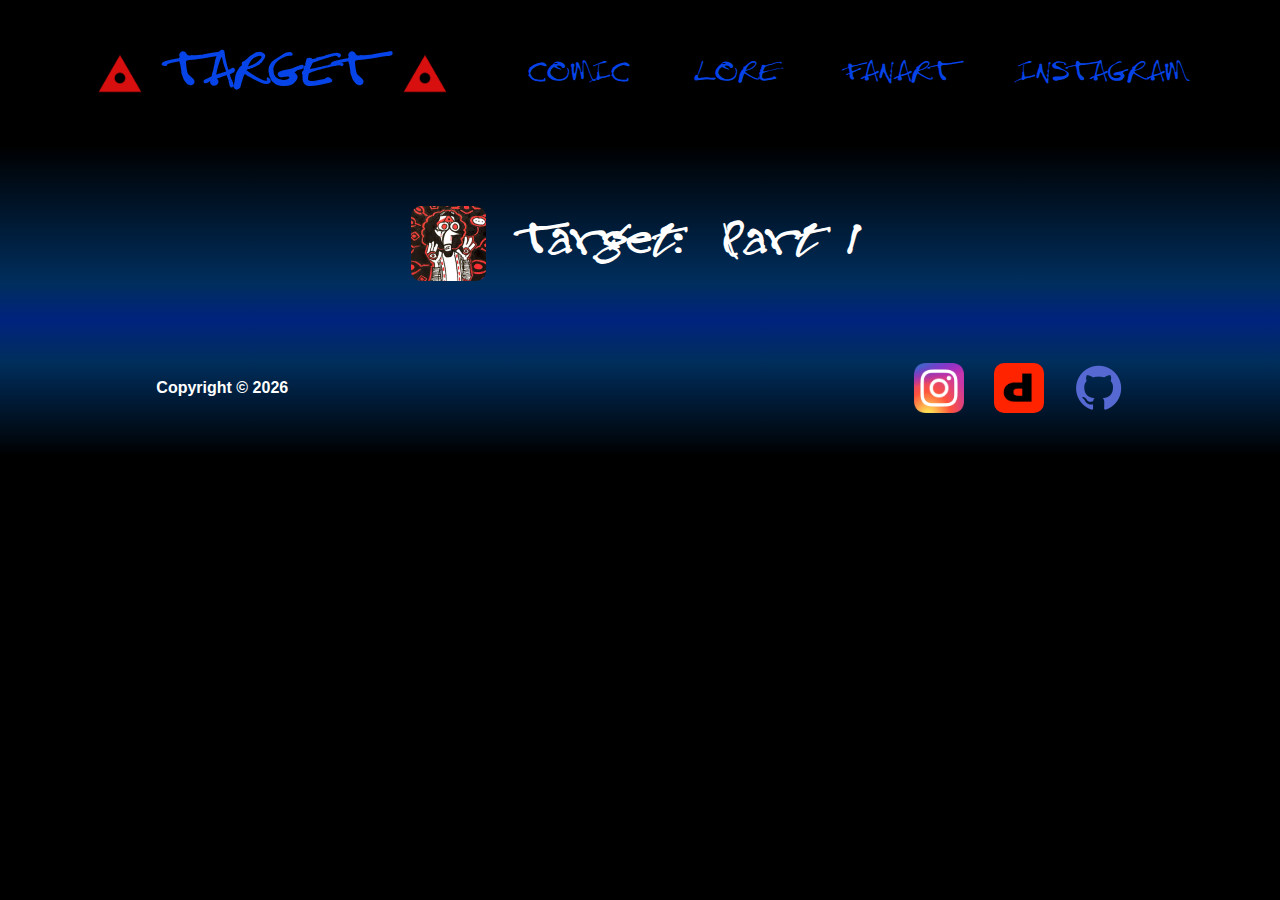
<file: pages/comic.html>
<!-- THIRD EYE WEBSITE -->
 <!DOCTYPE html>
 <html lang="en">
 <head>
     <meta charset="UTF-8">
     <meta http-equiv="X-UA-Compatible" content="IE=edge">
     <meta name="viewport" content="width=device-width, initial-scale=1.0">
     <title>Target: Comic</title>
     <link rel="icon" href="../images/logo-third-eye-color-corrected.png" type="image/x-icon">
 <link rel="stylesheet" href="../style.css">
 </head>
 <body>
     <div class="header">
          <div class = "title-tank">             
            <img height="50" src="../images/logo-third-eye-color-corrected.png"/>
            <h1><a href="../index.html">TARGET</a></h1>
            <img height="50" src="../images/logo-third-eye-color-corrected.png"/></div>
         <ul>
             <li><a href="#">COMIC</a></li>
             <li><a href="lore.html">LORE</a></li>
             <!-- NOTE: ^^^^ INCLUDE BEHIND THE SCENES IN THE LORE SECTION AT THE BOTTOM!!!!!! -->
             <li><a href="../pages/fanart.html">FANART</a></li>
             <li><a href="https://www.instagram.com/scribblesofadown/" target="_blank">INSTAGRAM</a></li>
         </ul>
     </div>

     <div class="comic-menu-options">
      <div class="first-container">
        <div class="comic-menu-container">
          <div class="rows">
            <a href="./target-part-one.html"><img src="../images/part-1-thumb.png"/></a>
            <h1><a href="./target-part-one.html">Target: &nbsp;Part 1</a></h1>
          </div>
        </div>
      </div>
     </div>
     
     <div class="footer">
         <p>
         <a href="https://github.com/Elegant-Geek/third-eye" target="_blank"><strong>Copyright &copy; 
             <script>
                 document.write(new Date().getFullYear())
             </script></strong></a>
         </p>
     </p> 
     <div class="social-media-container">
         <a href="https://www.instagram.com/scribblesofadown/" target="_blank"><img height="50" src="../images/ig-instagram.png"/></a>
         <a href="https://www.depop.com/scribblesofadown/" target="_blank"><img height="50" style="border-radius: 20%;" src="../images/depop-icon.png"/></a>
         <a href="https://github.com/Elegant-Geek/third-eye" target="_blank"><img height="50" src="../images/gh.png"/></a>
     </div>
     </div>
 </body>
 </html>
</file>
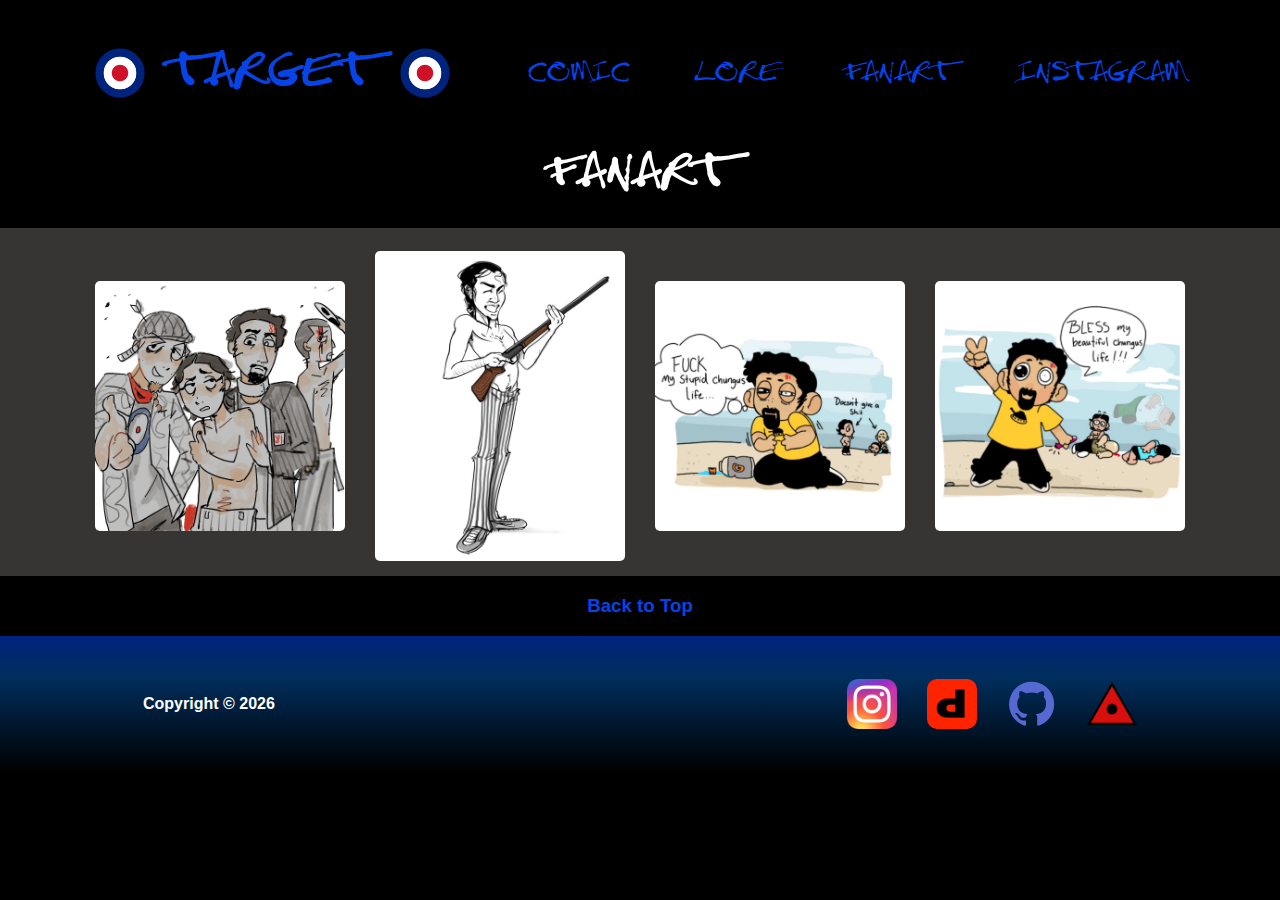
<file: pages/fanart.html>
<!-- THIRD EYE WEBSITE -->
<!DOCTYPE html>
<html lang="en">
<head>
    <meta charset="UTF-8">
    <meta http-equiv="X-UA-Compatible" content="IE=edge">
    <meta name="viewport" content="width=device-width, initial-scale=1.0">
    <title>Target: Fanart</title>
    <link rel="icon" href="../images/mod-logo.png" type="image/x-icon">
<link rel="stylesheet" href="../style.css">
</head>
<body>
    <div class="header">
         <div class = "title-tank">             
           <img height="50" src="../images/mod-logo.png"/>
           <h1><a href="../index.html">TARGET</a></h1>
           <img height="50" src="../images/mod-logo.png"/></div>
        <ul>
            <li><a href="comic.html">COMIC</a></li>
            <li><a href="lore.html">LORE</a></li>
            <!-- NOTE: ^^^^ INCLUDE BEHIND THE SCENES IN THE LORE SECTION AT THE BOTTOM!!!!!! -->
            <li><a href="../pages/fanart.html">FANART</a></li>
            <li><a href="https://www.instagram.com/scribblesofadown/" target="_blank">INSTAGRAM</a></li>
        </ul>
    </div>

  <div class="lore-header" id="fanart-header">
      <h1>FANART</h1>
  </div>
  <div class="lore-fanart">
      <div class="fanart-container">
        <!-- <p>Coming soon! (I hope!)</p> -->
          <!-- <a href="https://www.instagram.com/p/C3BiGW5uhHN/" target="_blank"><img src="../images/fanart/0meatgore.jpg"></a> -->
          <a href="https://www.instagram.com/p/DB-YdTHO9JQ/?img_index=1" target="_blank"><img src="../images/fanart/1-subaroons.jpg"></a>
          <a href="https://www.instagram.com/p/DJcq6jcIaiK/?img_index=8" target="_blank"><img src="../images/fanart/2-poptarts.jpg"></a>
          <a href="https://www.instagram.com/p/DJ8cNI_AQSK/?img_index=1" target="_blank"><img src="../images/fanart/3-bumb (1).jpg"></a>
          <a href="https://www.instagram.com/p/DJ8cNI_AQSK/?img_index=2" target="_blank"><img src="../images/fanart/3-bumb (2).jpg"></a>


          

          
      </div>
  </div>

  <div id="back-to-top-fanart">
    <h3><a href="#">Back to Top</a></h3>
  </div>
    
    <div class="footer">
        <p>
        <a href="https://github.com/Elegant-Geek/third-eye" target="_blank"><strong>Copyright &copy; 
            <script>
                document.write(new Date().getFullYear())
            </script></strong></a>
        </p>
    </p> 
    <div class="social-media-container">
        <a href="https://www.instagram.com/scribblesofadown/" target="_blank"><img height="50" src="../images/ig-instagram.png"/></a>
        <a href="https://www.depop.com/scribblesofadown/" target="_blank"><img height="50" style="border-radius: 20%;" src="../images/depop-icon.png"/></a>
        <a href="https://github.com/Elegant-Geek/target" target="_blank"><img height="50" src="../images/gh.png"/></a>
        <a href="https://elegant-geek.github.io/third-eye/index.html" target="_blank"><img height="50" src="../images/logo-third-eye-color-corrected.png"/></a>
    </div>
    </div>
</body>
</html>
</file>
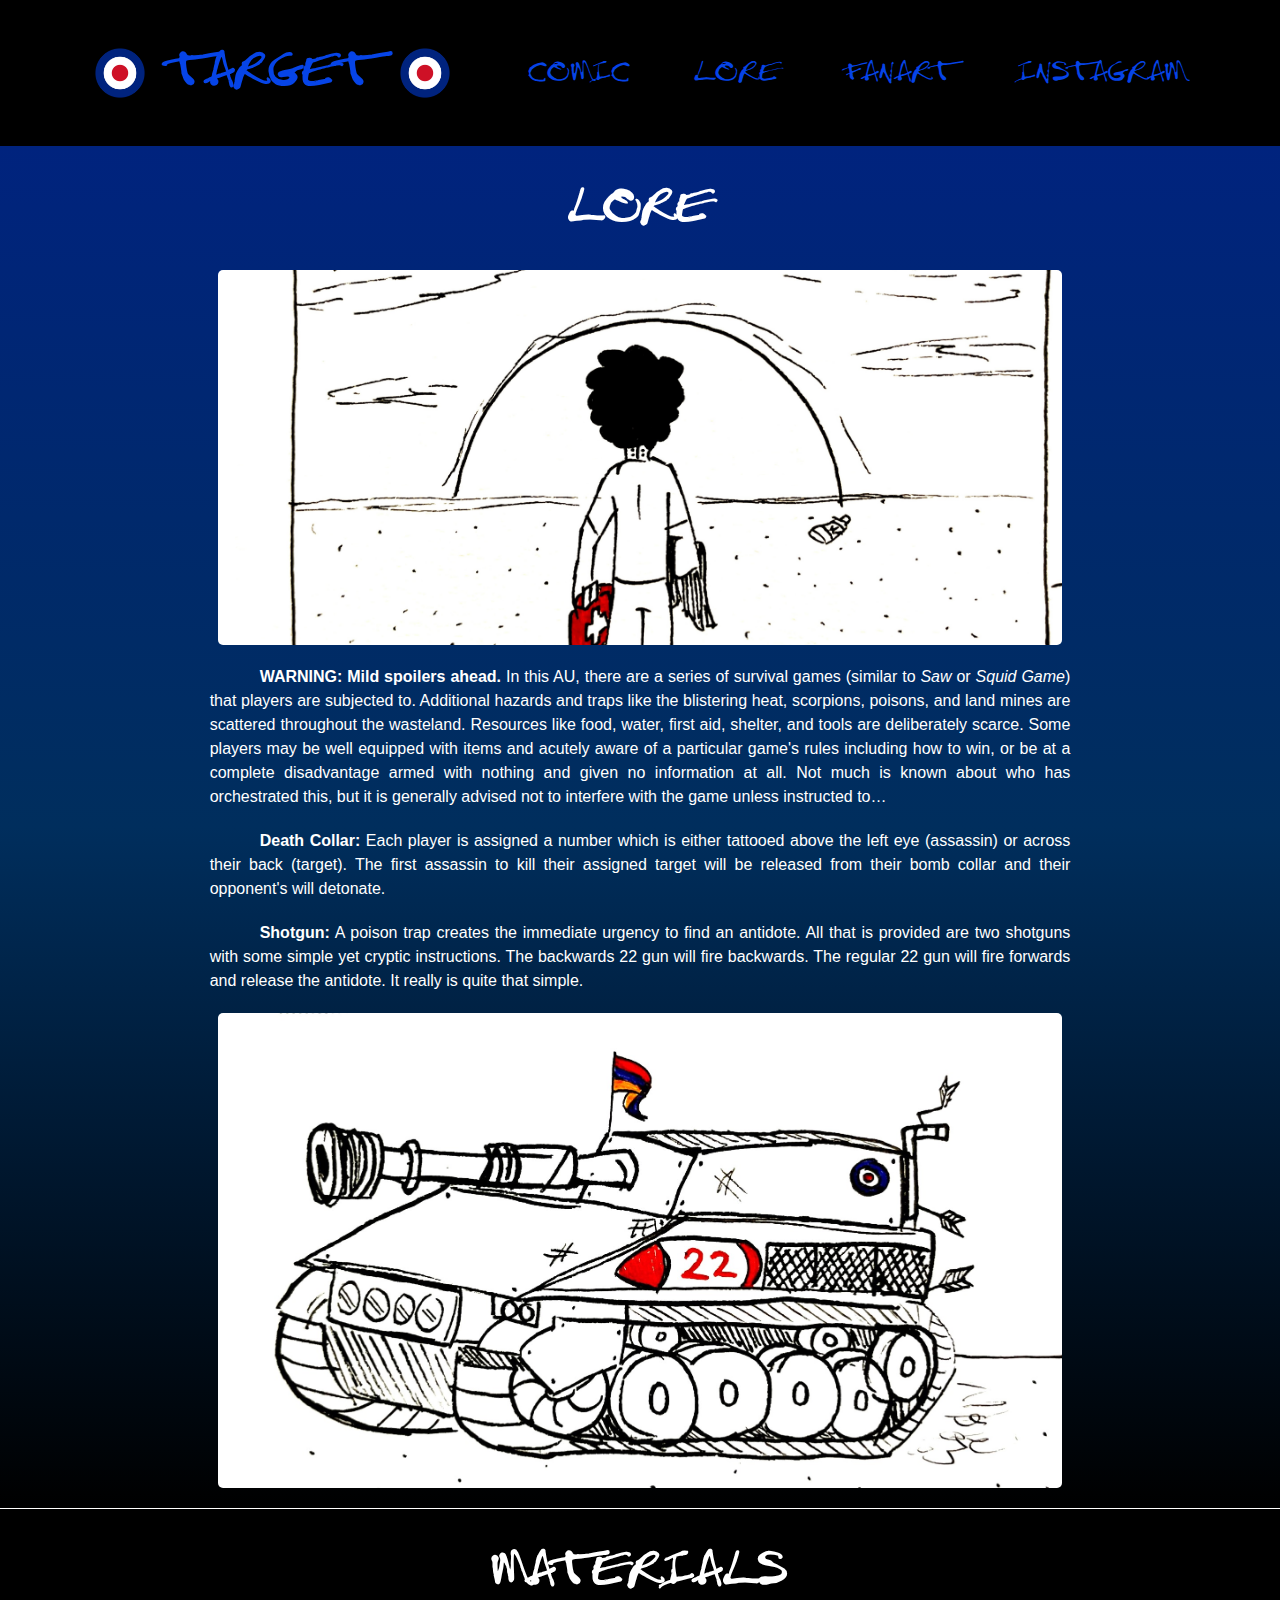
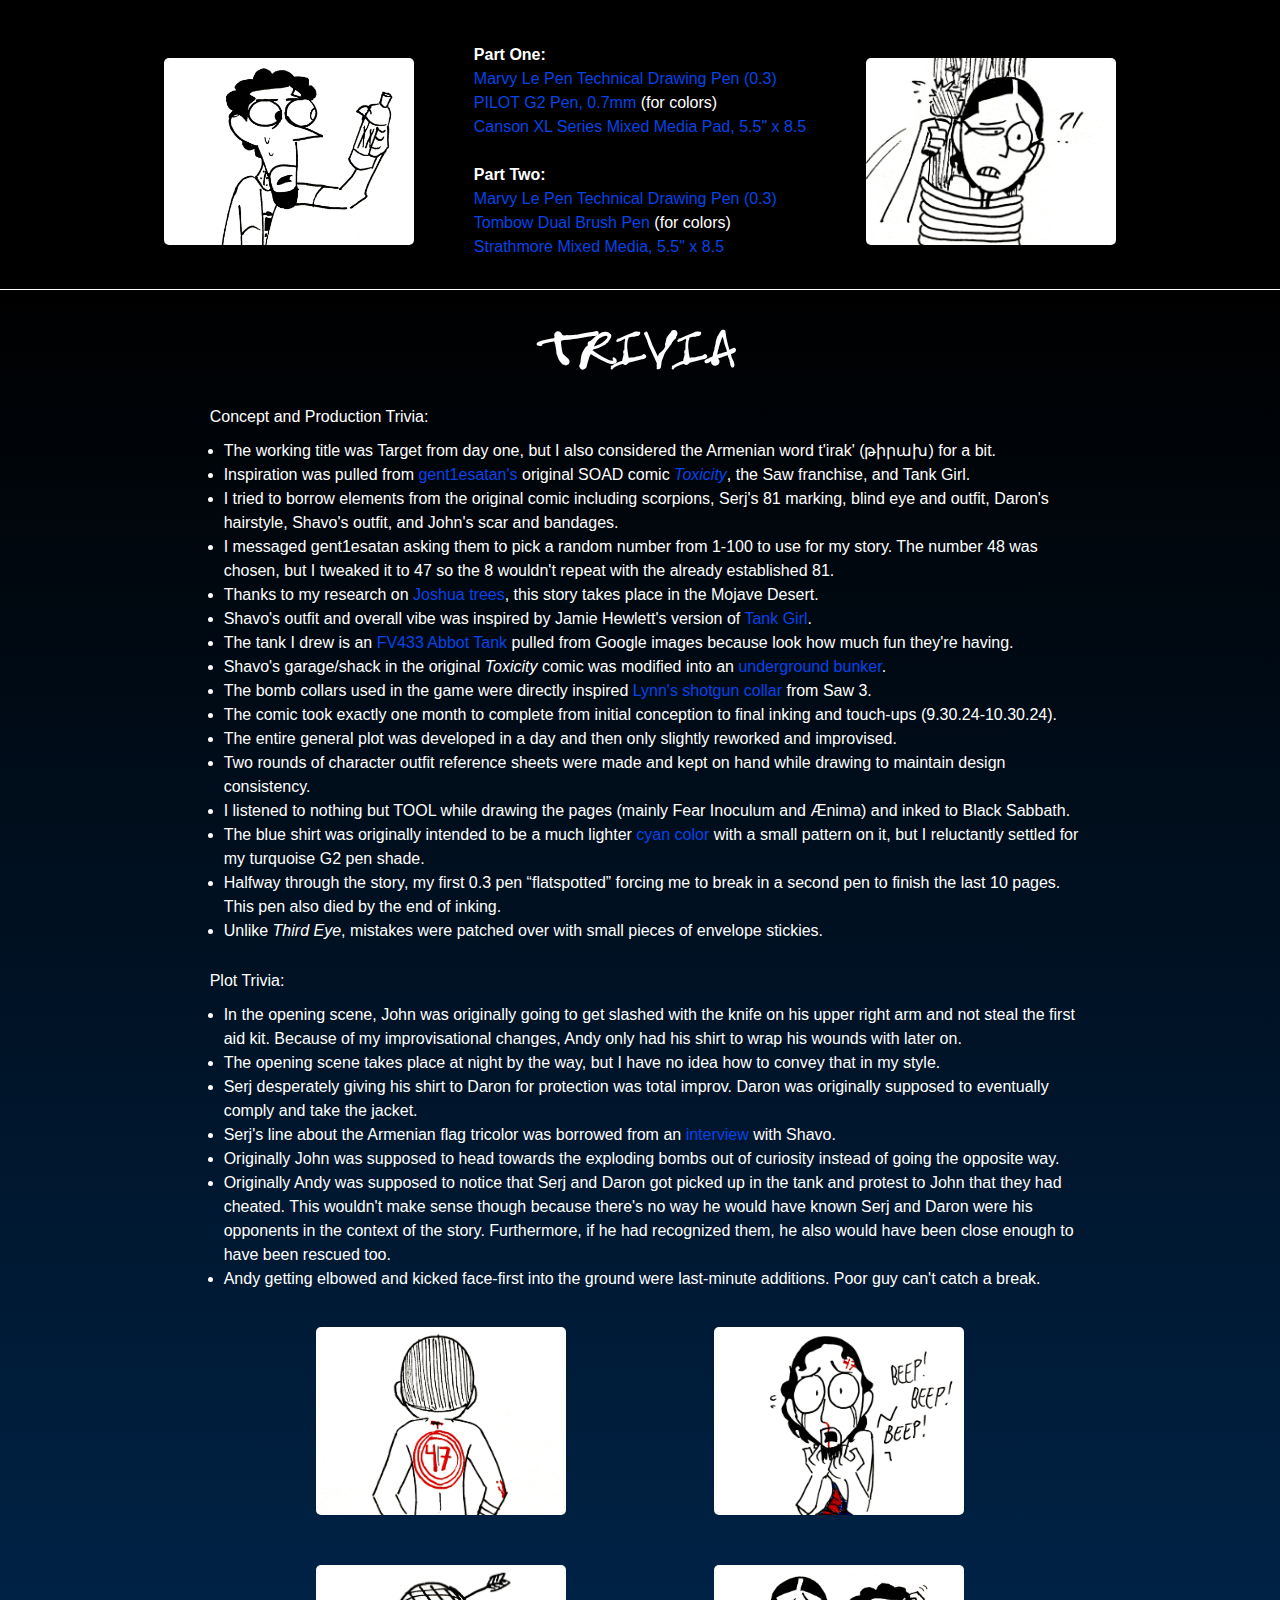
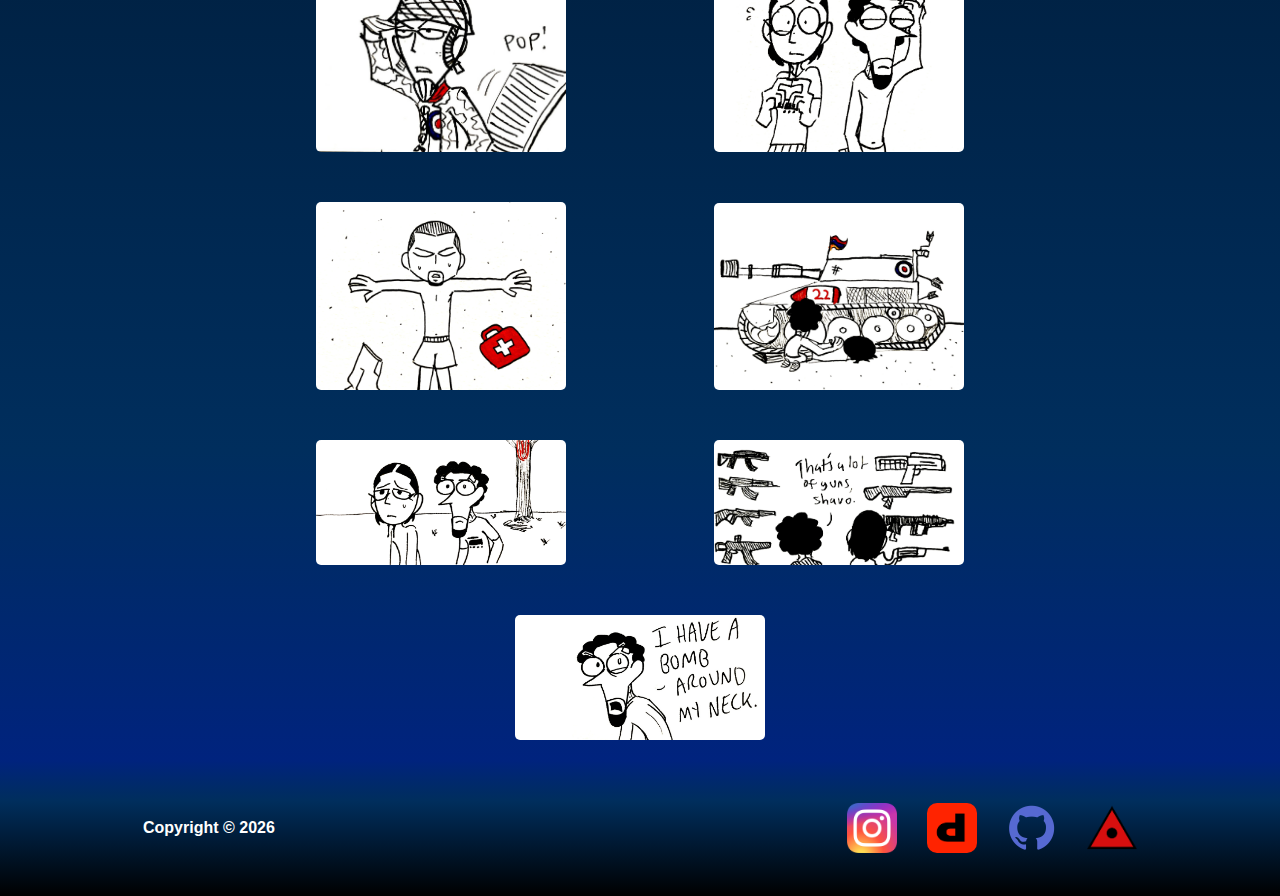
<file: pages/lore.html>
<!-- THIRD EYE WEBSITE -->
 <!-- 3:20pm-7:20pm then 7:45pm-11:30pm 8.11.24 -->
 <!DOCTYPE html>
 <html lang="en">
 <head>
     <meta charset="UTF-8">
     <meta http-equiv="X-UA-Compatible" content="IE=edge">
     <meta name="viewport" content="width=device-width, initial-scale=1.0">
     <title>Target: Lore</title>
     <link rel="icon" href="../images/mod-logo.png" type="image/x-icon">
 <link rel="stylesheet" href="../style.css">
 </head>
 <body>
     <div class="header">
          <div class = "title-tank">             
            <img height="50" src="../images/mod-logo.png"/>
            <h1><a href="../index.html">TARGET</a></h1>
            <img height="50" src="../images/mod-logo.png"/></div>
         <ul>
             <li><a href="comic.html">COMIC</a></li>
             <li><a href="#">LORE</a></li>
             <!-- NOTE: ^^^^ INCLUDE BEHIND THE SCENES IN THE LORE SECTION AT THE BOTTOM!!!!!! -->
             <li><a href="../pages/fanart.html">FANART</a></li>
             <li><a href="https://www.instagram.com/scribblesofadown/" target="_blank">INSTAGRAM</a></li>
         </ul>
     </div>
     <div class="biggest-lore-box">
        <div class="lore-trivia">
            <div class="lore-header">
                <h1>LORE</h1>
               </div>
            <div class="trivia-box">
                <!-- <img width="300px" src="../images/levitate.png"/> -->
                 <div class="wide-lore-page-images">
                    <img src="../images/misc-images/sunset-banner.JPG"/>
                 </div>
                <div class="trivia-paragraph">

                    <p><strong>WARNING: Mild spoilers ahead.</strong> In this AU, there are a series of survival games (similar to <em>Saw</em> or <em>Squid Game</em>) that players are subjected to. Additional hazards and traps like the blistering heat, scorpions, poisons, and land mines are scattered throughout the wasteland. Resources like food, water, first aid, shelter, and tools are deliberately scarce. Some players may be well equipped with items and acutely aware of a particular game's rules including how to win, or be at a complete disadvantage armed with nothing and given no information at all. Not much is known about who has orchestrated this, but it is generally advised not to interfere with the game unless instructed to…</p>
                    <p><strong>Death Collar:</strong> Each player is assigned a number which is either tattooed above the left eye (assassin) or across their back (target). The first assassin to kill their assigned target will be released from their bomb collar and their opponent's will detonate.</p>
                    <p><strong>Shotgun:</strong> A poison trap creates the immediate urgency to find an antidote. All that is provided are two shotguns with some simple yet cryptic instructions. 
                     The backwards 22 gun will fire backwards. The regular 22 gun will fire forwards and release the antidote. It really is quite that simple.</p>

                    <!-- <p>Other than that, that's all I've got.</p> -->
                    

                </div>
            <!-- encorporate massive mind image somwehere -->
             <div class="wide-lore-page-images">            
                <img src="../images/misc-images/tank.JPG"/>
             </div>
            </div>
        </div>
    <!-- daron -->
    <div class="lore-container-2">
        <div class="lore-header">
            <h1>MATERIALS</h1>
           </div>
        <div class="lore-box">
            <img src="../images/misc-images/bottle-materials.JPG"/>
            <div class="materials-paragraph">
                <p>
                    <strong>Part One:</strong>
                    <br><a href="https://www.jetpens.com/Marvy-Le-Pen-Technical-Drawing-Pen-0.8-mm-Black/pd/9809" target="_blank">Marvy Le Pen Technical Drawing Pen (0.3)</a> 
                    <br><a href="https://www.amazon.com/Premium-Refillable-Retractable-Colors-16606/dp/B08XYCDH17?dib=eyJ2IjoiMSJ9.[base64].Z6do0_toZ9kokOlEuWHQ2t5z_sMAk26YNDHpq0hbBFo&dib_tag=se&keywords=g2%2Bpens&qid=1730279817&s=office-products&sr=1-14&th=1" target="_blank">PILOT G2 Pen, 0.7mm</a> (for colors)
                    <br> <a href="https://www.amazon.com/Canson-Heavyweight-Texture-Sizing-Sheets/dp/B00QJVYCQC" target="_blank">Canson XL Series Mixed Media Pad, 5.5" x 8.5</a>
                    <br>
                    <br><strong>Part Two:</strong>
                    <br><a href="https://www.jetpens.com/Marvy-Le-Pen-Technical-Drawing-Pen-0.8-mm-Black/pd/9809" target="_blank">Marvy Le Pen Technical Drawing Pen (0.3)</a> 
                    <br><a href="https://www.michaels.com/product/tombow-dual-brush-pen-10583138?gPromoCode=SPRING30&gStoreCode=2761&gQT=1" target="_blank">Tombow Dual Brush Pen</a> (for colors)
                    <br><a href="https://www.walmart.com/ip/Strathmore-200-Series-Mixed-Media-75-Lbs-Acid-Free-5-5-x-8-5-60-Sheets/155522051?wmlspartner=wlpa&selectedSellerId=102577241&selectedOfferId=6C46E9ED15903CC394B74E08378AA0A1&conditionGroupCode=1&gQT=1" target="_blank">Strathmore Mixed Media, 5.5" x 8.5</a> 


                </p>
             </div>
             <img src="../images/misc-images/daron-tree-materials.JPG"/>
        </div>
    </div>
    <div class="lore-container-1">
        <div class="lore-header" id="first-lore-page-header">
            <h1>TRIVIA</h1>
           </div>
        <div class="lore-box">
             <div class="lore-paragraph">
                <ul>
                    <!-- sneakily tucking p tag inside the ul to forgo weird extra gap spacing above -->
                    <p>Concept and Production Trivia:</p>
                        <li>The working title was Target from day one, but I also considered the Armenian word t'irak' (թիրախ) for a bit.</li>
                        <li>Inspiration was pulled from <a href="https://www.instagram.com/gent1esatan/" target="_blank">gent1esatan's</a> original SOAD comic <a href="https://www.instagram.com/p/C-LKpQit5U2/?img_index=1" target="_blank"><em>Toxicity</em></a>, the Saw franchise, and Tank Girl.</li>
                        <li>I tried to borrow elements from the original comic including scorpions, Serj's 81 marking, blind eye and outfit, Daron's hairstyle, Shavo's outfit, and John's scar and bandages. </li>
                        <li>I messaged gent1esatan asking them to pick a random number from 1-100 to use for my story. The number 48 was chosen, but I tweaked it to 47 so the 8 wouldn't repeat with the already established 81.</li>
                        <li>Thanks to my research on <a href="https://paulagaston.com/visiting-joshua-tree-national-park-in-california/" target="_blank">Joshua trees</a>, this story takes place in the Mojave Desert.</li>
                        <li>Shavo's outfit and overall vibe was inspired by Jamie Hewlett's version of <a href="https://m.media-amazon.com/images/I/914ZKj9YmAL._SL1500_.jpg" target="_blank">Tank Girl</a>.</li>
                        <li>The tank I drew is an <a href="https://www.tankamerica.com/product/tier-1-elite-package/" target="_blank">FV433 Abbot Tank</a> pulled from Google images because look how much fun they're having.</li>
                        <li>Shavo's garage/shack in the original <em>Toxicity</em> comic was modified into an <a href="https://www.nps.gov/places/000/battleship-bunker-magnetic-method.htm" target="_blank">underground bunker</a>.</li>
                        <li>The bomb collars used in the game were directly inspired <a href="https://sawfilms.fandom.com/wiki/Shotgun_Collar" target="_blank">Lynn's shotgun collar</a> from Saw 3.</li>
                        <li>The comic took exactly one month to complete from initial conception to final inking and touch-ups (9.30.24-10.30.24).</li>
                        <li>The entire general plot was developed in a day and then only slightly reworked and improvised.</li>
                        <li>Two rounds of character outfit reference sheets were made and kept on hand while drawing to maintain design consistency.</li>
                        <li>I listened to nothing but TOOL while drawing the pages (mainly Fear Inoculum and Ænima) and inked to Black Sabbath.</li>
                        <li>The blue shirt was originally intended to be a much lighter <a href="https://colors.artyclick.com/color-names-dictionary/color-names/light-cyan-color" target="_blank">cyan color</a> with a small pattern on it, but I reluctantly settled for my turquoise G2 pen shade.</li>
                        <li>Halfway through the story, my first 0.3 pen “flatspotted” forcing me to break in a second pen to finish the last 10 pages. This pen also died by the end of inking.</li>
                        <li>Unlike <em>Third Eye</em>, mistakes were patched over with small pieces of envelope stickies.</li>
                </ul>
                <ul>
                     <!-- sneakily tucking p tag inside the ul to forgo weird extra gap spacing above -->
                    <p>Plot Trivia:</p>
                    <li>In the opening scene, John was originally going to get slashed with the knife on his upper right arm and not steal the first aid kit. Because of my improvisational changes, Andy only had his shirt to wrap his wounds with later on.</li>
                    <li>The opening scene takes place at night by the way, but I have no idea how to convey that in my style.</li>
                    <li>Serj desperately giving his shirt to Daron for protection was total improv. Daron was originally supposed to eventually comply and take the jacket.</li>
                    <li>Serj's line about the Armenian flag tricolor was borrowed from an <a href="https://www.youtube.com/watch?t=2035&v=dvO8fE52Z6g&feature=youtu.be" target="_blank">interview</a> with Shavo.</li>
                    <li>Originally John was supposed to head towards the exploding bombs out of curiosity instead of going the opposite way.</li>
                    <li>Originally Andy was supposed to notice that Serj and Daron got picked up in the tank and protest to John that they had cheated. This wouldn't make sense though because there's no way he would have known Serj and Daron were his opponents in the context of the story. Furthermore, if he had recognized them, he also would have been close enough to have been rescued too.</li>
                    <li>Andy getting elbowed and kicked face-first into the ground were last-minute additions. Poor guy can't catch a break.</li>
                </ul>
             </div>
             <div class="trivia-mind-image-box">
                <img src="../images/misc-images/target-john.JPG" alt="John with the target on his back"/>
                <img src="../images/misc-images/andy-collar.JPG" alt="Andy with the collar">
                <img src="../images/misc-images/shavo-pop.JPG" alt="Shavo emerging from the tank">
                <img src="../images/misc-images/tension.JPG" alt="Daron and Serj">
                <img src="../images/misc-images/desert-john.JPG" alt="John stranded">
                <img src="../images/misc-images/small-tank.JPG" alt="Tank rescue">
                <img src="../images/misc-images/serj-daron-tree.JPG" alt="Daron and Serj">
                <img src="../images/misc-images/gunroom.JPG" alt="Serj and Daron observing the guns">
                <img src="../images/misc-images/bomb-drop.JPG" alt="Serj">

                <!-- <img src="../images/misc-images/kit.JPG" alt="First aid kit"> -->
             </div>

        </div>
        <!-- <img height="200" src="../images/lore-page-placeholder.png" alt="group shot of the boys"> -->
    </div>
    <!-- div tag below encloses the "biggest lore box" div -->
</div>
     <div class="footer">
         <p>
         <a href="https://github.com/Elegant-Geek" target="_blank"><strong>Copyright &copy; 
             <script>
                 document.write(new Date().getFullYear())
             </script></strong></a>
         </p>
     </p> 
     <div class="social-media-container">
        <a href="https://www.instagram.com/scribblesofadown/" target="_blank"><img height="50" src="../images/ig-instagram.png"/></a>
        <a href="https://www.depop.com/scribblesofadown/" target="_blank"><img height="50" style="border-radius: 20%;" src="../images/depop-icon.png"/></a>
        <a href="https://github.com/Elegant-Geek/target" target="_blank"><img height="50" src="../images/gh.png"/></a>
        <a href="https://elegant-geek.github.io/third-eye/index.html" target="_blank"><img height="50" src="../images/logo-third-eye-color-corrected.png"/></a>
    </div>
     </div>
 </body>
 </html>
</file>
<file: style.css>
/* Pre-CSS Cleanup */
/* The body has a default margin. Remove it via: */
@font-face {
  font-family: treefrog;
  src: url(fonts/treefrog.ttf);
}
html, body {
  margin: 0;
  padding: 0;
  background-color: black;
}
a > img:only-child {
  display: block;
}
a,
a label {
  cursor: pointer;
  text-decoration: none;
  /* this is the one place where the color red is stored in the code: #d70f0f is the color i chose from the https://cssgradient.io/ tool! */
  /* color: #d70f0f; */
  color: rgba(6,68,231,1);
}
a:hover {
  color: white;
}
p, ul > li {
  color: white;
  line-height: 1.5;
  /* the margin below creates an indent for the bullet point spacing */
  margin-left: 24px;
}
p {
  padding: 16px 0px;
}

ul{
  padding: 0px;
}
/* ALL DIVS GIVEN BORDER-BOX to avoid redundancy in code and to make formatting consistent when adding padding! */
div {
  box-sizing: border-box;
}
body {
  font-family: sans-serif;
}
button > a {
  font-family: sans-serif;
  text-align: center;
}
.first-container, .second-container, .fourth-container {
  display: flex;
  align-items: center;
  justify-content: center;
  flex-direction: column;
  flex-wrap: wrap;
}
.both-heroes {
  display: flex;
  flex-direction: row;
  padding: 80px 80px 45px 80px;
  flex-wrap: wrap; 
  justify-content: center;
  align-items: flex-start;
}
.header {
    /* HERE IS WHERE YOU ADJUST HEADER PADDING SEPARATELY FROM THE MAIN FIRST CONTAINER 
    (i removed header div and placed it above/outside the first container div) */
  padding: 0rem 5rem;
  display: flex;
  /* space around for header rather than space between looks cleaner with a minimized window because it keeps everything still centered! */
  justify-content: space-around;
  gap: 25px;
  /* allow elements to wrap when window is collapsed */
  flex-wrap: wrap;
  font-size: 30px;
  font-family: treefrog;
  margin: 45px 0px;
}
.title-tank {
  display: flex;
  align-items: center;
  /* sets gap between the targets in the logo in header */
  gap: 25px;
}
.header ul {
  list-style-type: none;
  padding: 0px;
  margin: 0px;
  display: flex;
  align-items: center;
  justify-content: center;
  gap: 40px;
  flex-wrap: wrap;
}
.left-hero {
  display: flex;
  flex-direction: column;
  /* centering the left hero div elements like the text and button */
  text-align: center;
  align-items: center;
  /* TIP! Justify content is used to vertically align in this case since flex direction is column. */
  justify-content: center;
  padding-right: 40px;
  padding-bottom: 80px;
  max-width: 453px;
}
.right-hero {
  display: flex;
  justify-content: center;
  align-items: center;
  flex-wrap: wrap;
  margin-top: -40px;
}
.right-hero img {
  width: 450px; 
}
.header a {
  text-decoration: none;
}
.left-hero p {
  margin-top: 0px;
  color: white;
  font-size: 18px;
}
.first-container {
  /* background-color: #063441; */
  /* background: rgb(145,10,10);
  background: linear-gradient(0deg, rgba(145,10,10,1) 0%, rgba(75,5,5,1) 15%, rgba(0,0,0,1) 100%); */
  background: rgb(0,35,126);
  background: linear-gradient(0deg, rgba(0,35,126,1) 0%, rgba(0,46,93,1) 21%, rgba(0,0,0,1) 100%);
  /* SOURCE: https://cssgradient.io/ */
  /* old 0 color was #840f0f */
}
.second-header {
  display: flex;
  justify-content: center;
}
.second-container {
  background-color: rgba(0,35,126,1);
  padding: 20px 0px 50px 0px;
}

.third-container {
  display: flex;
  align-items: center;
  /* space around rather than center allows shavo to adapt when screen is minimized */
  justify-content:center;
  flex-direction: row;
  flex-wrap: wrap;
  gap: 5px;
  /* center third div and set up "padding" on outsides */
  /* width: 90vw; */
  /* margin: 0 auto; */
}
.third-container h3 {
  color: white;
}
.about-section {
  display: flex;
  align-items: center;
  justify-content: center;
  width: 614px;
  flex-wrap: wrap;
  padding: 50px 20px;
  border: 1px solid white;
}
.about-section p {
  padding: 10px;
  margin: 0px;
}
.about-section p, .trivia-paragraph p {
  text-indent: 50px;
  text-align: justify;
  /* idk if i will add the trivia div with this formatting but it is unlikely if it is decidedly in bullet point form */
}


.trivia-paragraph, .lore-paragraph {
  width: 80%;
}
.about-section h1 {
  padding-bottom: 10px;
}
/* consequently sets height of the about / third container (parent div) << dont manually set height of this
because you want the div height identical to the shavo image height. if you were to set the third container (parent div) height
then when doing flex wrap, the about section would overflow into the meet the band members section 
so i had to basically set the shavo block height, then match the image height to whatever the height was set to for the shavo block */
.shavo-block {
  height: 700px;
}
.shavo-block img {
  height: inherit;
}
/* see how the height is inherited by the image to stretch / fit to the parent div shavo-block */
.all-tanks {
  display: flex;
  gap: 75px;
  justify-content: center;
  flex-wrap: wrap;
  padding-top: 10px;
}
.tank {
  display: flex;
  flex-direction: column;
  /* remember that when flex-firection is column, align-items is the left-right horizontal centering! */
  align-items: center;
  width: 200px;
  text-align: center;
  gap: 5px;
}
.tank p {
  color: white;
  font-size: 18px;
  margin: 0px;
  /* text-align: justify; */
}
.tank img {
  width: 180px;
  height: auto;
  border-radius: 15px;
}
/* updated so that all H1's get these details not just the .left-hero h1 */
h1, h2 {
  font-family: treefrog;
  color: white;
  font-weight: 900;
  margin: 0px;
  /* centers the main third eye title on the homepage when collapsed*/
  text-align: center;
}
h1 {
  font-size: 50px;
}

h2 {
  font-family: treefrog;
  font-size: 40px;
}
.second-header h1 {
  margin: 35px;
  color: white;
  font-weight: 900;
}
.header h3 > a {
  font-size: 24px;
  margin: 0px;
  flex: none;
}
.header h3 {
  font-size: 45px;
}
.shavo-block p {
  font-style: italic;
  font-weight: 300;
  font-size: 36px;
  color: white;
}
.left-hero button, .grey-notice button {
  border: none;
  border-radius: 6px;
  padding: 7px 15px;
  text-align: center;
  display: inline-block;
  font-size: 16px;
  font-weight: 700;
}
.left-hero button {
  width: 160px;
  /* background-color: rgba(0,35,126,1); */
  background-color: rgba(5,58,196,1);
}
.grey-notice button {
  width: 120px;
  background-color: rgb(37 37 37);
}
.left-hero button a, .grey-notice button a {
  color: white;
}
/* CHANGING LINK A COLOR WITH BUTTON BG ON HOVER */
.left-hero button:hover {
  background-color: white;
}
.left-hero button:hover a, .grey-notice button:hover a {
  color: black;
}
/* SOURCE: https://stackoverflow.com/questions/71356198/how-to-change-the-background-of-a-button-with-a-link-on-hover */
.grey-notice button {
  border: solid 1px white;
}
.grey-notice button a {
  color: white;
}
/* CHANGING LINK A COLOR WITH BUTTON BG ON HOVER */
.grey-notice button:hover {
  background: white;
}
/* making a div with an id then fixing its height, then fitting the image inside to the height of the div using inherit
this removes the stupid weird underhanging space (literally like 4px) from the div
like there was a small gap between the image and bottom of the image div container for some reason */
#shavo-icon img {
  height: 144px;
}
/* SOURCE: https://stackoverflow.com/questions/71356198/how-to-change-the-background-of-a-button-with-a-link-on-hover */
.grey-notice {
  background-color: #373434;
  border-radius: 5px;
  display: flex;
  justify-content: center;
  align-items: center;
  padding: 15px 60px;
  gap: 50px;
  /* this thing below fixed the grey box overhang (width set to a percentage relative to screen size) */
  width: 60%;
  /* ^^^ VERY IMPORTANT! */
  margin: 50px 0px;
}
.button-box {
  display: flex;
  justify-content: space-around;
  align-items: center;
  flex-wrap: wrap;
  flex-direction: column;
}
.button-box button {
  /* BUTTON VERTICAL SPACING */
  margin: 8px 0px;
}
.grey-notice h3 {
  font-size: 24px;
  color: white;
  margin: 10px 0px 0px 0px;
}
.grey-notice p, .footer p, .footer a {
  color: white;
  font-size: 16px;
  margin: 0px;
}
/* ADDED BACK TO TOP LINK FOR INDEX + FANART PAGE */
  /* NOTE THAT THE MARGIN IS SET TO -50PX USING STYLE IN HTML FILE */
#back-to-top-index, #back-to-top-fanart {
  display: flex;
  align-items: center;
  justify-content: center;
}
#back-to-top-index {
  margin-top: -50px;
  height: 50px;
}
#back-to-top-index h3, #back-to-top-fanart h3 {
  padding: 0px;
}
.footer {
  display: flex;
  align-items: center;
  justify-content: space-around;
  padding: 40px 0px;
  /* background: rgb(145,10,10);
  background: linear-gradient(0deg, rgba(0,0,0,1) 0%, rgba(75,5,5,1) 50%, rgba(145,10,10,1) 100%); */
  background: rgb(0,35,126);
  background: linear-gradient(0deg, rgba(0,0,0,1) 0%, rgba(0,46,93,1) 70%, rgba(0,35,126,1) 100%);
}
.social-media-container {
  display: flex;
  gap: 30px;
}

/* ***************************************** COMIC MENU ***************************************** */
.comic-menu-options h1 {
  line-height: 2.0;
}
  /* you must specifiy the first container rules within the context of the comic menu class otherwise it messes up all your other pages */
.comic-menu-options > .first-container{
  /* allows the three menus options to extend the height of the page if needed when window is scrunched */
  height: 100%;
  /* raising the menu options */
  padding-bottom: 30px;
  padding-top: 50px;
  display: flex;
  flex-wrap: wrap;
  justify-content: space-between;
}
.comic-menu-container > .rows {
  display: flex;
  flex-direction: row;
  justify-content: left;
  align-items: center;
  /* flex-wrap: wrap; */
  gap: 35px;
  padding: 2px;
}
.comic-menu-container > .rows h1 {
  font-size: 45px;
}
.rows a {
  color: white;
}
/* SET COMIC MENU PICS ON THE LEFT IMAGE DIMENSIONS */
.rows img {
  width: 75px;
  border-radius: 10px;
}
.sub-menu, .trivia-box {
  flex-direction: column;
}

/* ***************************************** COMIC PAGES ***************************************** */
.sub-menu h3 {
  /* padding-bottom: 10px; */
  color: white;
}
.annoyed, .sub-menu {
  display: flex;
  justify-content: center;
  align-items: center;
}
/* .annoyed {
  fixes the navigation headers in comic to be close to / in line with the width of the comic pages (update this variable if you resize the comic pages)
  justify-content: space-between;
  ^^ REACTIVATE THIS LINE AND the yellow .annoyed CSS bracket thing IF YOU POST MORE THAN ONE CHAPTER / PART OF TARGET. THIS ALIGNS YOUR SUBHEADER NAV TOGGLES (previous next etc)
} */
.annoyed h3 {
  /* if current comic width is set to 56vw, and you want each div about 1/3 of that */
  width: 18.6vw;
  text-align: center;
}
.comic-box-container {
  background-color: black;
  height: 100%;
  display: flex;
  align-items: center;
  justify-content: center;
  flex-direction: column;
  gap: 10px;
  /* padding: 20px 0px 0px 0px; */
}
/* ABSOLUTE LIFE HACK is setting the image to a size relative to the view window so it automatically adjusts to your window size. */
/* here, i have set the max width of the submenu div called 'annoyed' and its comic pages below to a fixed width relative to the vw */

/* note that TWO classes are listed here. the submenu header width and the comic page width */
.annoyed, .comic-box-container img {
  width: 56vw;
}
/* ***************************************** LORE PAGE ***************************************** */
.biggest-lore-box {
  flex-direction: column;
}
.biggest-lore-box p {
  margin: 0px;
  padding: 10px;
}
/* making every image in the main body thing (not footer) with soft corners */
.biggest-lore-box img {
  border-radius: 5px;
}
/* setting flex properties for most divs */
.lore-header, .lore-box, .fanart-container, .biggest-lore-box, .materials-paragraph, .trivia-box, .lore-trivia, .lore.fanart, .fanart-container, .lore-container-1, .lore-container-2, .lore-trivia, .trivia-mind-image-box {
  display: flex;
  align-items: center;
}
.lore-container-1, .lore-container-2, .lore-trivia,.lore-fanart, .biggest-lore-box, .materials-paragraph, .lore-paragraph  {
  justify-content: center;
  flex-wrap: wrap;
}

.lore-container-1 {
  /* background: rgb(145,10,10);
  background: linear-gradient(0deg, rgba(145,10,10,1) 0%, rgba(75,5,5,1) 15%, rgba(0,0,0,1) 100%); */
  background: rgb(0,35,126);
  background: linear-gradient(0deg, rgba(0,35,126,1) 0%, rgba(0,46,93,1) 15%, rgba(0,0,0,1) 100%);
}
.lore-container-1 > .lore-box {
  flex-direction: column;
  gap: 20px;
}
.lore-container-1, .lore-container-2, .lore-trivia {
  /* give these three extra top/upper padding */
  padding-top: 35px;
  /* PREVENTS BLACK ON EITHER SIDE OF DIV WHEN SMALL ZOOM OUT */
  width: 100%;
}
.lore-header h1  {
  padding-bottom: 33px;
}
.lore-header {
  /* exclude the extra padding: for the first header "lore"; */
  /* this padding is equal to the paragraph standard padding (16px) plus the current lore + trivia box padding (20px) then added a few extra pixels wider than that*/
  justify-content: center;
}
.lore-box img {
  width: 250px;
}
.lore-box, .trivia-box {
  justify-content: space-around;
  padding: 0px 7vw 20px 7vw;
}
.lore-box, .trivia-mind-image-box {
  gap: 50px;
}
.trivia-mind-image-box {
  flex-wrap: wrap;
  justify-content: space-evenly;
  width: 66vw;
}
.trivia-box {
  gap: 10px;
}
.lore-container-2 {
  border-top: 1px solid white; 
  border-bottom: 1px solid white; 
}
/* .materials-paragraph p, .lore-paragraph p, .trivia-paragraph p {
  setting width below will mess up stuff
  width: 350px;
} */
 /* .lore-paragraph > p, ul > li {
  text-align: justify;
 } */
  .lore-paragraph {
    margin-top: -35px;
  }
.lore-trivia {
  /* background: rgb(145,10,10);
  background: linear-gradient(0deg, rgba(0,0,0,1) 0%, rgba(75,5,5,1) 50%, rgba(145,10,10,1) 100%); */
  background: rgb(0,35,126);
  background: linear-gradient(0deg, rgba(0,0,0,1) 0%, rgba(0,46,93,1) 50%, rgba(0,35,126,1) 100%);
}
/* ***************************************** LORE PAGE ***************************************** */
.lore-fanart {
  flex-direction: column;
}
.fanart-container {
  /* maybe change this color */
  background-color: #373434;
  /* subject to change height here */
  /* height: 800px; */
  /* makes whole background of fanart tank white not black */
  padding-top: 8px;
  flex-direction: row;
  justify-content: center;
  flex-wrap: wrap;
  justify-content: center;
}
.fanart-container img {
  width: 250px;
  height: auto;
  flex: none;
  padding: 15px;
}
.wide-lore-page-images{
  display: flex;
  /* set width of the tattoo boys lineup image and mind image at the bottom of it */
  width: 66vw;
  align-items: center;
  justify-content: center;
}
.wide-lore-page-images img {
  width: inherit;
}
#fanart-header h1 {
  padding-bottom: 26px;
}
.fanart-container img {
  border-radius: 20px;
}
/* ***************************************** media queries ***************************************** */
@media (max-width: 1128px) {
  .both-heroes {
    padding: 20px 0px 45px 0px;
  } 
}
/* narrower query (when you reach a 1062 pixel width aka when the serj pic on the homepage wraps over, do...) */
@media (max-width: 1062px) {
  /* reformats grey notice on homepage */
  .grey-notice {
    flex-wrap: wrap;
    gap: 10px;
    padding: 50px;
  }
  .button-box {
    gap: 45px;
    flex-direction: row;
  }
  #shavo-icon {
    padding: 0px 50px;
  }
  .lore-box, .trivia-box {
    flex-wrap: wrap;
    /* make gap smaller once all items have been flex wrapped */
    gap: 5px;
  }
  .trivia-box img, .lore-box {
    /* NOTE: lore header top padding is currently this 33px too so adjust this variable if you change the lore header top padding */
    /* disgregard this because there is more space under a header than above by default nature of the font ugh there will be a slight few pixel difference to keep it looking vertically centered*/
    margin-top: 35px;
  }
  .lore-header h1 {
    /* CODE EXPLANATION HERE:
    At the top of the collapsing lore page: the first header is affected. 
    This line resets (undoes) any lore padding bottom that was set at higher 
    screeen widths. once these other settings kick in like the image divs 
    getting some margin-top spacing, the header padding bottom is redundant 
    and creates more space between the header and the image than needed. */
  padding-bottom: 0px;
}
/* his code below applies some padding at this break point to prevent annoying single image being flex-wrapped at a time. 
it just brings the paragraphs along with the first item to wrap so it looks cleaner. */
  .materials-paragraph p {
    padding: 3vw 15vw;
  }
}
@media (max-width: 902px) {
    /* minor padding adjustment (the padding right 40px got taken away) */
    .left-hero {
      padding: 0px 0px 80px 0px;
    }
}
/* narrower query (when you reach an 800 pixel width do...) */
@media (max-width: 800px) {
  .comic-menu-container > .rows h1 {
    font-size: 5vw;
  }
  .comic-menu-container > .rows {
    gap: 5vw;
  }
/* all comic pages take up more space on the screen now for mobile pages */
/* DONT FORGET THE COMMA BETWEEN CLASSES (that's why it wasn't working) */
  .annoyed, .comic-box-container img {
    width: 95vw;
  }
  .rows h1 {
    flex-wrap: wrap;
    font-size: 6vw;
  }
}
@media (max-width: 642px) {
  .button-box {
    gap: 10px;
  }
}
/* narrower query (when you reach a 600 pixel width do...) */
@media (max-width: 600px) {
  /* allows images like 3rd eye serj accent piece and spooky shavo to fill whole width of page for smaller displays */
  img {
    max-width: 100vw;
  }
  /* allows the height to update and override the fixed shavo-block div height previously established on the desktop version */
  .shavo-block {
    height: auto;
  }
  /* center left hero on homepage (padding was previously used in a strange way for desktop (like 0 40 80 0))*/
  .left-hero {
    padding: 0px 30px 80px 30px;
  }
  /* decrease the main THIRD EYE red header font at top to 30px so that eye logos fit and overall look is centered */
  .header h1 {
    font-size: 30px;
  }
  .all-tanks {
   /* closes the gap between all the character descriptions for mobile */
    gap: 10px;
  }
  .footer {
    flex-direction: column-reverse;
  }
}
@media (max-width: 375px) {
  /* give header less padding to allow triangles in the logo to breathe) */
  .header {
    padding: 0rem 1rem;
  }
  /* allow the triangles to wrap in the header if things get too tight */
  .title-tank {
    flex-wrap: wrap;
    justify-content: center;
  }
/* for super skinny dimensions, allow social media icons to form into a square not a straight line */
  .social-media-container {
    flex-wrap: wrap;
    align-items: center;
    justify-content: center;
  }
}
</file>
